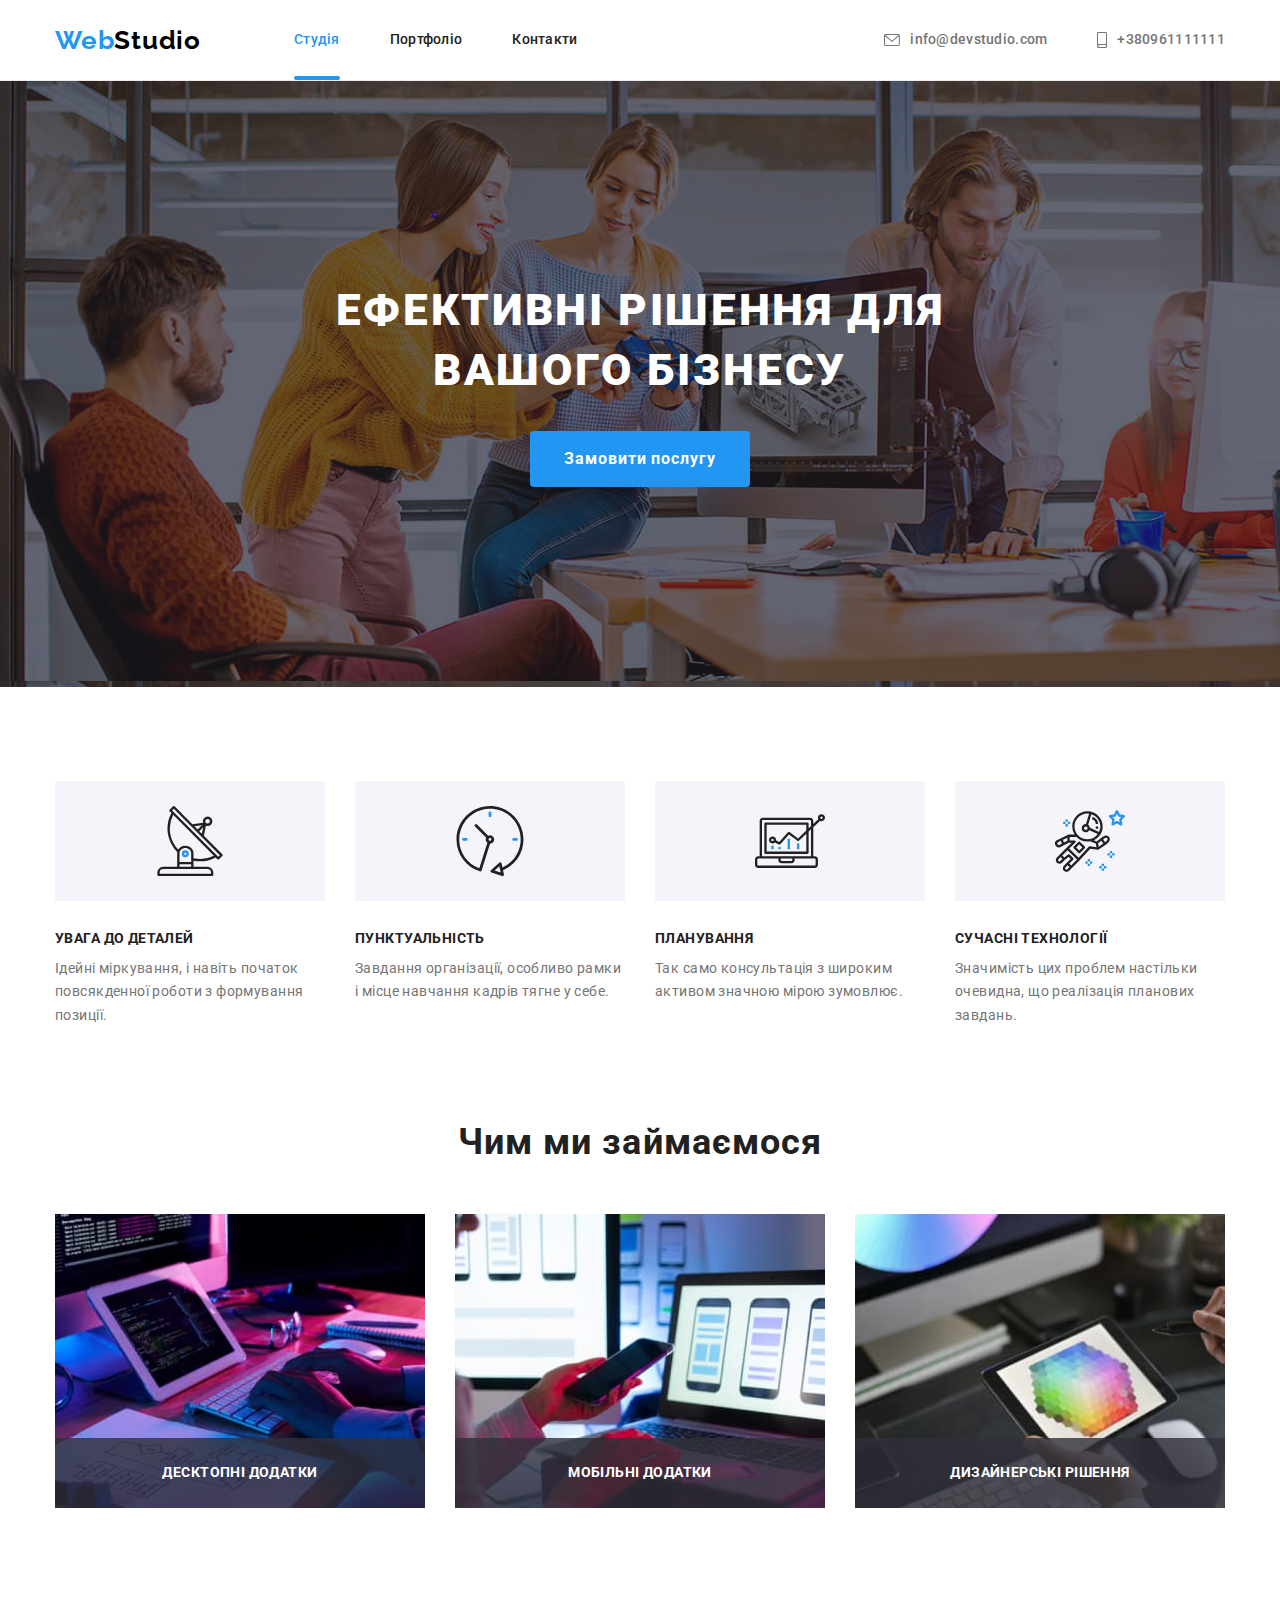
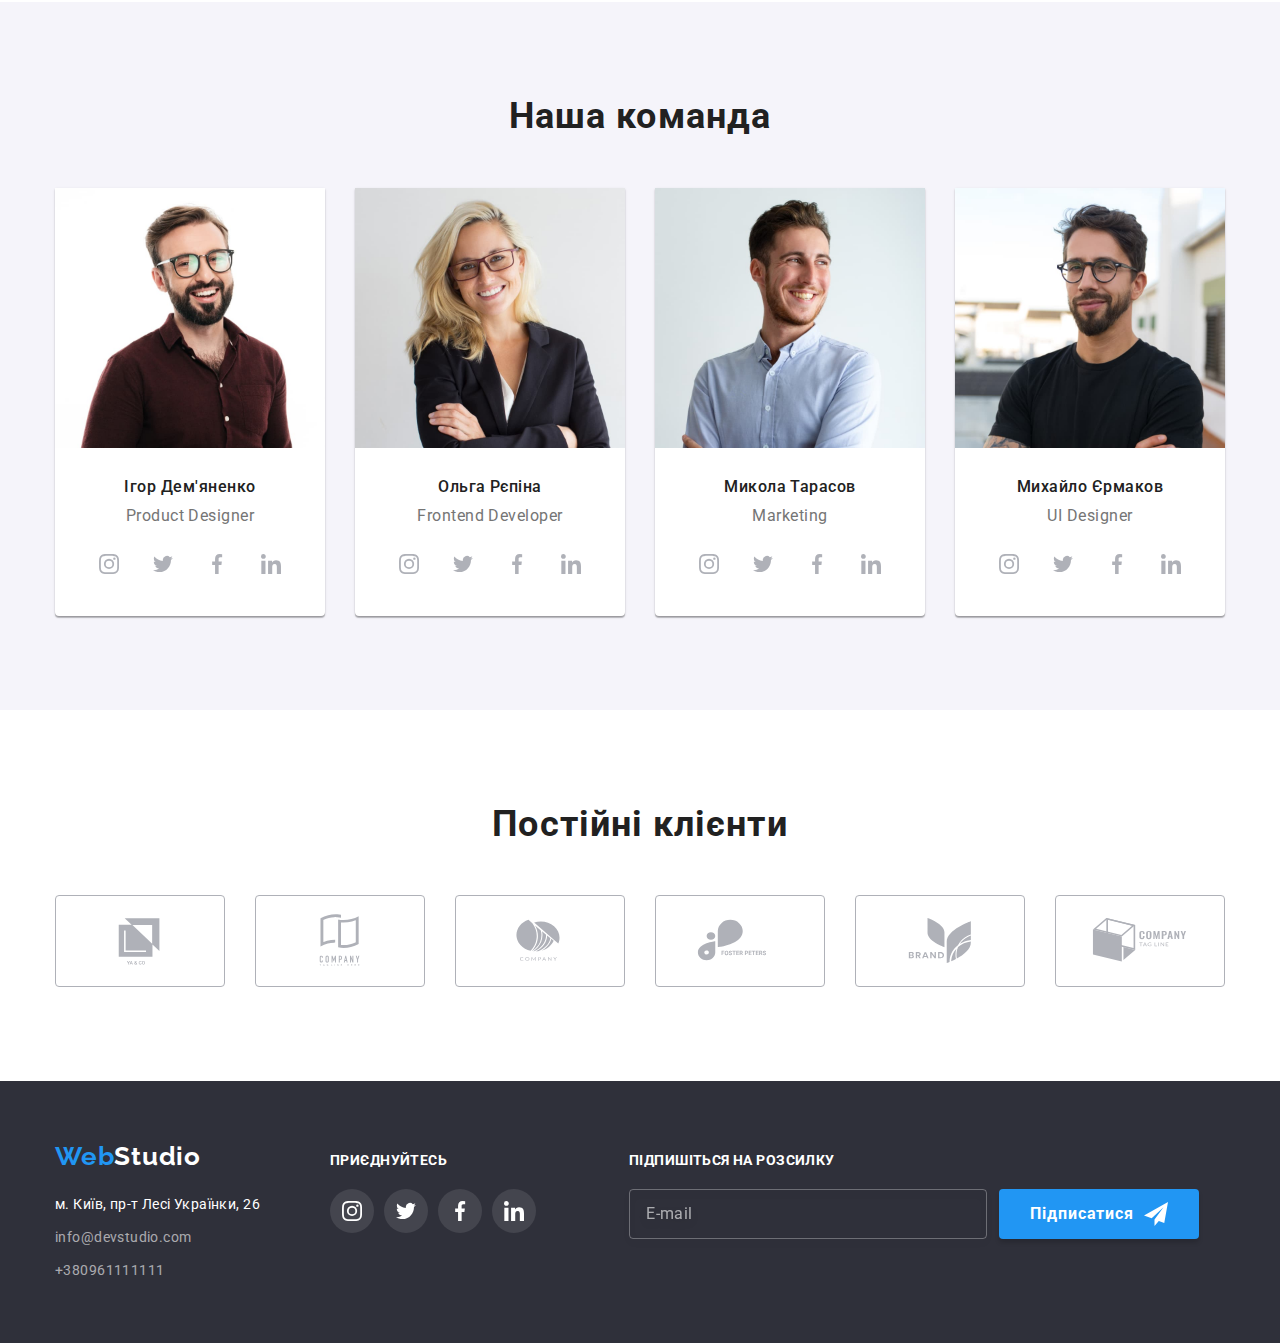
<file: index.html>
<!DOCTYPE html>
<html lang="uk">
<head>
    <meta charset="UTF-8">
    <meta http-equiv="X-UA-Compatible" content="IE=edge">
    <meta name="viewport" content="width=device-width, initial-scale=1.0">
    <title>Document</title>
    <link rel="preconnect" href="https://fonts.googleapis.com">
    <link rel="preconnect" href="https://fonts.gstatic.com" crossorigin>
    <link href="https://fonts.googleapis.com/css2?family=Raleway:wght@700&family=Roboto:wght@400;500;700;900&display=swap"
        rel="stylesheet">
    <link rel="stylesheet" href="https://cdnjs.cloudflare.com/ajax/libs/modern-normalize/1.1.0/modern-normalize.min.css">
    <link rel="stylesheet" href="./css/main.min.css">
    <link rel="stylesheet" href="./css/styles.css">
</head>
<body>
    <!-- верхня лінія -->
    <header class="header">
        <div class="container header-nav">
            <nav class="nav">
                <a class="logo" href="./index.html">Web<span class="partlogo">Studio</span></a>
                <ul class="site-nav list">
                    <li class="item"><a href="./index.html" class="link current">Студія</a></li>
                    <li class="item"><a href="./portfolio.html" class="link">Портфоліо</a></li>
                    <li class="item"><a href="" class="link">Контакти</a></li>
                </ul>
            </nav>
            <ul class="contact-nav list">
                <li class="item">
                    <a href="mailto:info@devstudio.com" class="link">
                        <svg class="letter" width="16" height="12">
                            <use href="./images/sprite.svg#envelope"></use>
                        </svg>
                        info@devstudio.com</a>
                </li>
                <li class="item">
                    <a href="tel:+380961111111" class="link">
                        <svg class="phone" width="10" height="16">
                            <use href="./images/sprite.svg#smartphone"></use>
                        </svg>
                        +380961111111</a>
                </li>
            </ul>
        </div>
    </header>

    <main>
            <!-- hero  -->
            <section class="hero">
                <div class="container">
                    <h1 class="hero__title">Ефективні рішення для вашого бізнесу</h1>
                    <button type="button" class="button" data-modal-open>Замовити послугу</button>
                </div>
            </section>
            
            <!-- features -->
            <section class="section no-padding">
                <div class="container">
                    <h2 class="section__title hide">Особливості</h2>
                    <ul class="features list">
                        <li class="features__item">
                            <div class="features__icon">
                                <svg width="70" height="70">
                                    <use href="./images/sprite.svg#antenna"></use>
                                </svg>
                            </div>
                            <h3 class="title">УВАГА ДО ДЕТАЛЕЙ</h3>
                            <p class="text">Ідейні міркування, і навіть початок повсякденної роботи з формування позиції.</p>
                        </li>
                        <li class="features__item">
                            <div class="features__icon">
                                <svg width="70" height="70">
                                    <use href="./images/sprite.svg#clock"></use>
                                </svg>
                            </div>
                            <h3 class="title">ПУНКТУАЛЬНІСТЬ</h3>
                            <p class="text">Завдання організації, особливо рамки і місце навчання кадрів тягне у себе.</p>
                        </li>
                        <li class="features__item">
                            <div class="features__icon">
                                <svg width="70" height="70">
                                    <use href="./images/sprite.svg#diagram"></use>
                                </svg>
                            </div>
                            <h3 class="title">ПЛАНУВАННЯ</h3>
                            <p class="text">Так само консультація з широким активом значною мірою зумовлює.</p>
                        </li>
                        <li class="features__item">
                            <div class="features__icon">
                                <svg width="70" height="70">
                                    <use href="./images/sprite.svg#astronaut"></use>
                                </svg>
                            </div>
                            <h3 class="title">СУЧАСНІ ТЕХНОЛОГІЇ</h3>
                            <p class="text">Значимість цих проблем настільки очевидна, що реалізація планових завдань.</p>
                        </li>
                    </ul>
                </div>
            </section>
            
            <!-- describe -->
            <section class="section">
                <div class="container">
                    <h2 class="section__title">Чим ми займаємося</h2>
                    <ul class="describe list">
                        <li class="describe__item">
                            <div class="describe__thumb">
                                <img class="image" src="./images/photo1.jpeg" alt="верстання вебсторінки" width="370">
                                <p class="describe__text">Десктопні додатки</p>
                            </div>
                        </li>
                        <li class="describe__item">
                            <div class="describe__thumb">
                                <img class="image" src="./images/photo2.jpeg" alt="створення дизайну сайта" width="370">
                                <p class="describe__text">Мобільні додатки</p>
                            </div>
                        </li>
                        <li class="describe__item">
                            <div class="describe__thumb">
                                <img class="image" src="./images/photo3.jpeg" alt="створення графіки" width="370">
                                <p class="describe__text">Дизайнерські рішення</p>
                           </div>
                        </li>
                    </ul>
                </div>
            </section>
            
            <!-- наша команда -->
            <section class="section team">
                <div class="container">
                    <h2 class="section__title">Наша команда</h2>
                    <ul class="team-list list">
                        <li class="team-card">
                            <img src="./images/photo4.jpeg" alt="член команди - Ігор" width="270">
                            <div class="team-info">
                                <h3 class="title">Ігор Дем'яненко</h3>
                                <p class="text">Product Designer</p>
                                <ul class="social-list list">
                                    <li class="social-item"> 
                                        <a class="social-link" href="">
                                            <svg class="social-image">
                                                <use href="./images/sprite.svg#instagram"></use>
                                            </svg>
                                        </a>
                                    </li>
                                    <li class="social-item">
                                        <a class="social-link" href="">
                                            <svg class="social-image">
                                                <use href="./images/sprite.svg#twitter"></use>
                                            </svg>
                                        </a>
                                    </li>
                                    <li class="social-item">
                                        <a class="social-link" href="">
                                            <svg class="social-image">
                                                <use href="./images/sprite.svg#facebook"></use>
                                            </svg>
                                        </a>
                                    </li>
                                    <li class="social-item">
                                        <a class="social-link" href="">
                                            <svg class="social-image">
                                                <use href="./images/sprite.svg#linkedin"></use>
                                            </svg>
                                        </a>
                                    </li>
                                </ul>
                            </div>
                        </li>
                        <li class="team-card">
                            <img src="./images/photo5.jpeg" alt="член команди - Ольга" width="270">
                            <div class="team-info">
                                <h3 class="title">Ольга Рєпіна</h3>
                                <p class="text">Frontend Developer</p>
                                <ul class="social-list list">
                                    <li class="social-item">
                                        <a class="social-link" href="">
                                            <svg class="social-image">
                                                <use href="./images/sprite.svg#instagram"></use>
                                            </svg>
                                        </a>
                                    </li>
                                    <li class="social-item">
                                        <a class="social-link" href="">
                                            <svg class="social-image">
                                                <use href="./images/sprite.svg#twitter"></use>
                                            </svg>
                                        </a>
                                    </li>
                                    <li class="social-item">
                                        <a class="social-link" href="">
                                            <svg class="social-image">
                                                <use href="./images/sprite.svg#facebook"></use>
                                            </svg>
                                        </a>
                                    </li>
                                    <li class="social-item">
                                        <a class="social-link" href="">
                                            <svg class="social-image">
                                                <use href="./images/sprite.svg#linkedin"></use>
                                            </svg>
                                        </a>
                                    </li>
                                </ul>
                            </div>
                        </li>
                        <li class="team-card">
                            <img src="./images/photo6.jpeg" alt="член команди - Микола" width="270">
                            <div class="team-info">
                                <h3 class="title">Микола Тарасов</h3>
                                <p class="text">Marketing</p>
                                <ul class="social-list list">
                                    <li class="social-item">
                                        <a class="social-link" href="">
                                            <svg class="social-image">
                                                <use href="./images/sprite.svg#instagram"></use>
                                            </svg>
                                        </a>
                                    </li>
                                    <li class="social-item">
                                        <a class="social-link" href="">
                                            <svg class="social-image">
                                                <use href="./images/sprite.svg#twitter"></use>
                                            </svg>
                                        </a>
                                    </li>
                                    <li class="social-item">
                                        <a class="social-link" href="">
                                            <svg class="social-image">
                                                <use href="./images/sprite.svg#facebook"></use>
                                            </svg>
                                        </a>
                                    </li>
                                    <li class="social-item">
                                        <a class="social-link" href="">
                                            <svg class="social-image">
                                                <use href="./images/sprite.svg#linkedin"></use>
                                            </svg>
                                        </a>
                                    </li>
                                </ul>
                            </div>
                        </li>
                        <li class="team-card">
                            <img src="./images/photo7.jpeg" alt="член команди - Михайло" width="270">
                            <div class="team-info">
                                <h3 class="title">Михайло Єрмаков</h3>
                                <p class="text">UI Designer</p>
                                <ul class="social-list list">
                                    <li class="social-item">
                                        <a class="social-link" href="">
                                            <svg class="social-image">
                                                <use href="./images/sprite.svg#instagram"></use>
                                            </svg>
                                        </a>
                                    </li>
                                    <li class="social-item">
                                        <a class="social-link" href="">
                                            <svg class="social-image">
                                                <use href="./images/sprite.svg#twitter"></use>
                                            </svg>
                                        </a>
                                    </li>
                                    <li class="social-item">
                                        <a class="social-link" href="">
                                            <svg class="social-image">
                                                <use href="./images/sprite.svg#facebook"></use>
                                            </svg>
                                        </a>
                                    </li>
                                    <li class="social-item">
                                        <a class="social-link" href="">
                                            <svg class="social-image">
                                                <use href="./images/sprite.svg#linkedin"></use>
                                            </svg>
                                        </a>
                                    </li>
                                </ul>
                            </div>
                        </li>
                    </ul>
                </div>
            </section>

            <!-- клієнти -->
            <section class="section">
                <div class="container">
                    <h2 class="section__title">Постійні клієнти</h2>
                    <ul class="clients list">
                        <li class="clients-item">
                            <a class="clients-link" href="">
                                <svg class="clients-image" width="106" height="60" >
                                    <use href="./images/sprite.svg#Logo-1" ></use>
                                </svg>
                            </a>
                        </li>
                        <li class="clients-item">
                            <a class="clients-link" href="">
                                <svg class="clients-image" width="106" height="60">
                                    <use href="./images/sprite.svg#Logo-2"></use>
                                </svg>
                            </a>
                        </li>
                        <li class="clients-item">
                            <a class="clients-link" href="">
                                <svg class="clients-image" width="106" height="60">
                                    <use href="./images/sprite.svg#Logo-3"></use>
                                </svg>
                            </a>
                        </li>
                        <li class="clients-item">
                            <a class="clients-link" href="">
                                <svg class="clients-image" width="106" height="60">
                                    <use href="./images/sprite.svg#Logo-4"></use>
                                </svg>
                            </a>
                        </li>
                        <li class="clients-item">
                            <a class="clients-link" href="">
                                <svg class="clients-image" width="106" height="60">
                                    <use href="./images/sprite.svg#Logo-5"></use>
                                </svg>
                            </a>
                        </li>
                        <li class="clients-item">
                            <a class="clients-link" href="">
                                <svg class="clients-image" width="106" height="60">
                                    <use href="./images/sprite.svg#Logo-6"></use>
                                </svg>
                            </a>
                        </li>
                    </ul>
                </div>
            </section>
    </main>

    <footer class="footer">
        <div class="container bottom">
            <div class="column-address">
                <a href="./index.html" class="logo">Web<span class="footer-logo">Studio</span></a>
                <address>
                    <ul class="contact-footer list">
                        <li class="footer-item"><a
                                href="https://www.google.com/maps/place/Lesi+Ukrainky+Blvd,+26,+Kyiv,+Ukraine,+02000/@50.4265807,30.5383858,17z/data=!3m1!4b1!4m5!3m4!1s0x40d4cf0e033ecbe9:0x57a4dffefec77da0!8m2!3d50.4265807!4d30.5383858"
                                target="_blank" rel="noopener noreferrer" class="link address">м. Київ, пр-т Лесі Українки, 26</a></li>
                        <li class="footer-item"><a href="mailto:info@devstudio.com" class="link">info@devstudio.com</a></li>
                        <li class="footer-item"><a href="tel:+380961111111" class="link">+380961111111</a></li>
                    </ul>
                </address>
            </div>
            <div class="column-social">
                <h2 class="title-footer">приєднуйтесь</h2>
                    <ul class="social-list list">
                        <li class="social-item">
                            <a class="social-link-footer" href="">
                                <svg class="social-image-footer">
                                    <use href="./images/sprite.svg#instagram"></use>
                                </svg>
                            </a>
                        </li>
                        <li class="social-item">
                            <a class="social-link-footer" href="">
                                <svg class="social-image-footer">
                                    <use href="./images/sprite.svg#twitter"></use>
                                </svg>
                            </a>
                        </li>
                        <li class="social-item">
                            <a class="social-link-footer" href="">
                                <svg class="social-image-footer">
                                    <use href="./images/sprite.svg#facebook"></use>
                                </svg>
                            </a>
                        </li>
                        <li class="social-item">
                            <a class="social-link-footer" href="">
                                <svg class="social-image-footer">
                                    <use href="./images/sprite.svg#linkedin"></use>
                                </svg>
                            </a>
                        </li>
                    </ul>
            </div>
            <div class="subscription">
                <h2 class="subscription-title">Підпишіться на розсилку</h2>
                <form class="subscription-form" name="subscription-form">
                    <label for="subscription-email"></label>
                    <input id="subscription-email" class="input-subscription" type="email" placeholder="E-mail">
                    <button class="btn-subscription" type="submit">
                        <span class="span-subscription">Підпиcатися</span>
                        <svg width="24" height="24">
                            <use href="./images/sprite.svg#send"></use>
                        </svg>
                    </button>
                </form>
            </div>
        </div>

    </footer>

    <div class="backdrop is-hidden" data-modal>
        <div class="modal">
            <button class="modal-btn" data-modal-close>
                <svg width="11" height="11">
                    <use href="./images/sprite.svg#cross"></use>
                </svg>
            </button>

            <form class="registration-form" name="registration-form">
                <strong class="form-title">Залиште свої дані, ми вам передзвонимо</strong>
                <div class="form-group class=" role="group">
                    <label class="form-field">
                        <span class="form-label">Ім'я</span>
                        <input class="form-input" type="text" name="user-name" required>
                        <svg class="form-icon" width="18" height="18">
                            <use href="./images/sprite.svg#person-black-18dp"></use>
                        </svg>
                    </label>
                    <label class="form-field">
                            <span class="form-label">Телефон</span>
                            <input class="form-input" type="tel" name="user-phone" required>
                            <svg class="form-icon" width="18" height="18">
                                <use href="./images/sprite.svg#phone-black-18dp"></use>
                            </svg>
                    </label>
                    <label class="form-field">
                            <span class="form-label">Пошта</span>
                            <input class="form-input" type="email" name="user-email" required>
                            <svg class="form-icon" width="18" height="18">
                                <use href="./images/sprite.svg#email-black-18dp"></use>
                            </svg>
                    </label>
                    <label class="form-field">
                        <span class="form-label">Коментар</span>
                        <textarea class="form-comment" name="form-comment" rows="5" placeholder="Введіть текст"></textarea>
                    </label>
                </div>

                <label class="form-confirm">
                    <input class="form-checkbox" type="checkbox">
                    <svg class="check-icon" width="16" height="16">
                        <use class="icon-unchecked" href="./images/sprite.svg#uncheck"></use>
                        <use class="icon-checked" href="./images/sprite.svg#check"></use>
                    </svg>
                    <span class="confirm-text">Погоджуюся з розсилкою та приймаю 
                        <a class="confirm-link" href="">Умови договору</a>
                    </span>
                </label>
                <button class="form-button" type="submit">Відправити</button>
            </form>
        </div>
    </div>

    <!-- scripts -->

    <script src="./js/modal.js"></script>

</body>
</html>
</file>
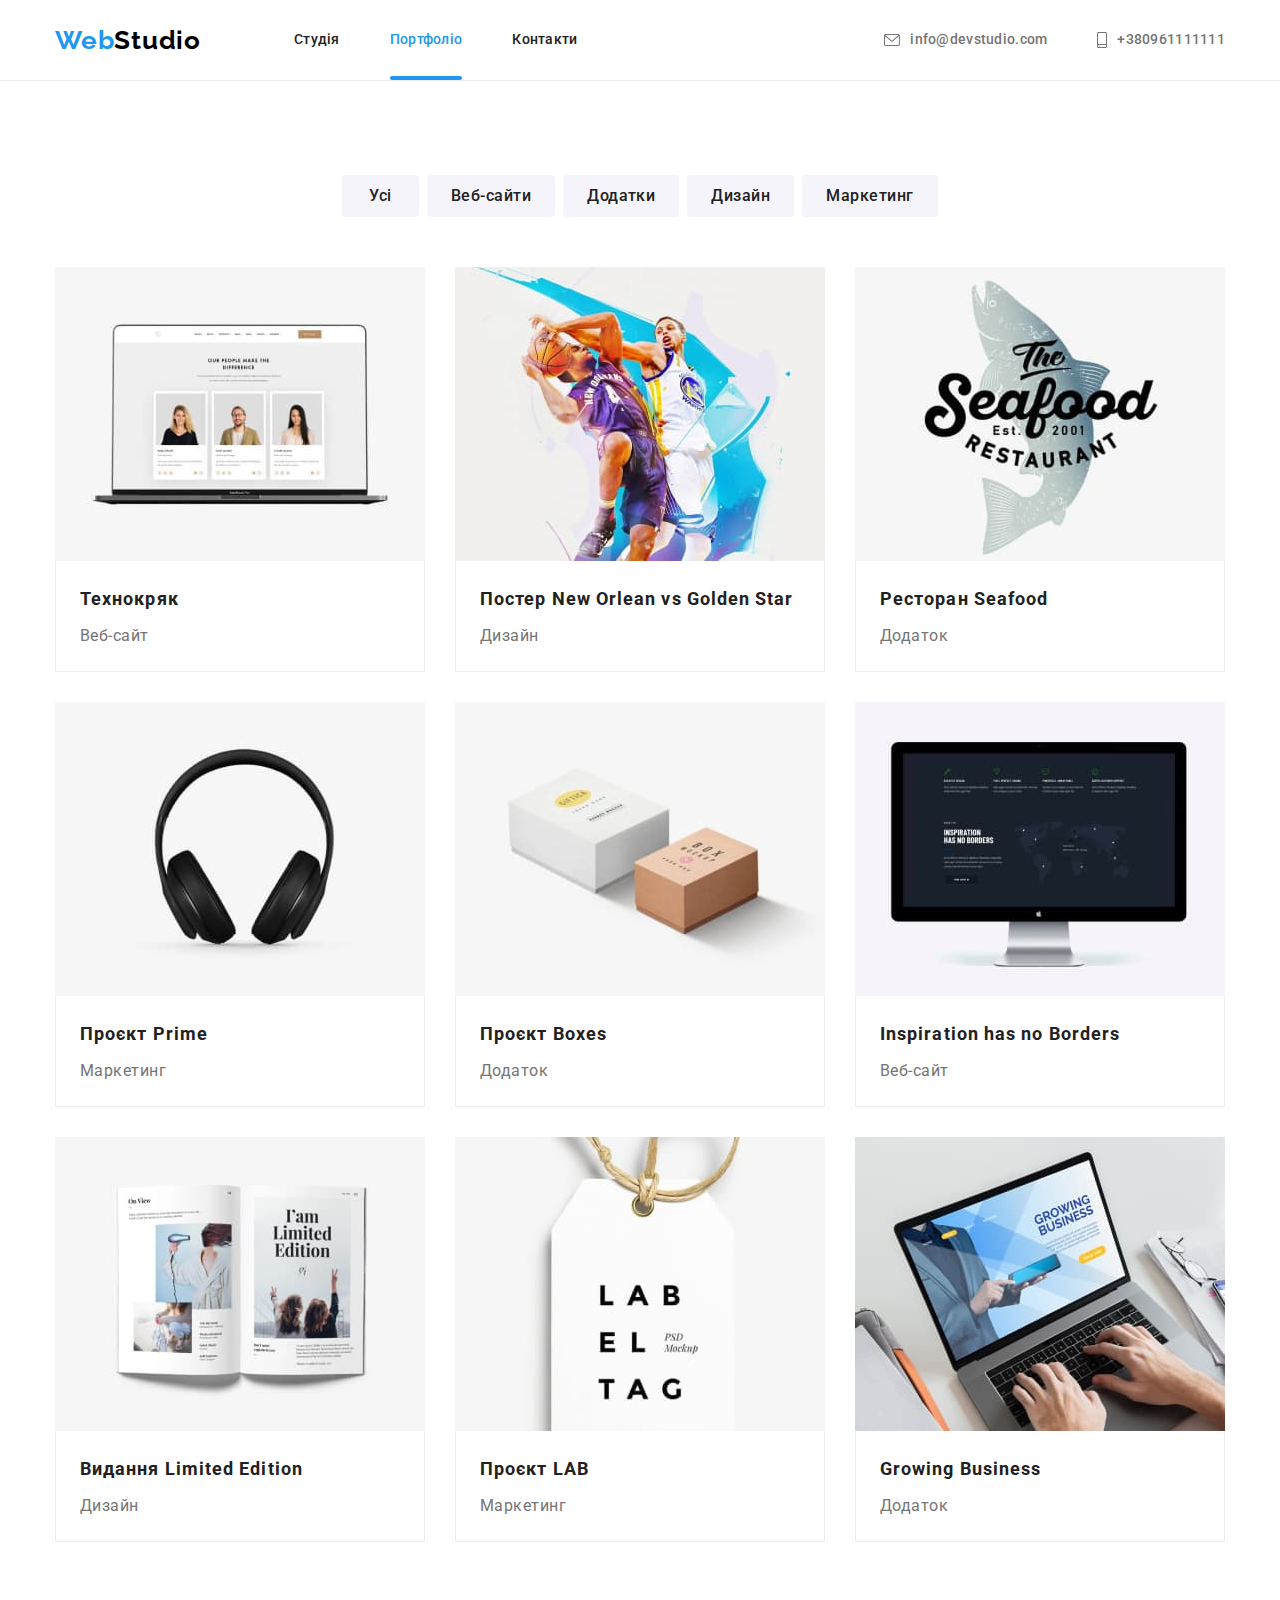
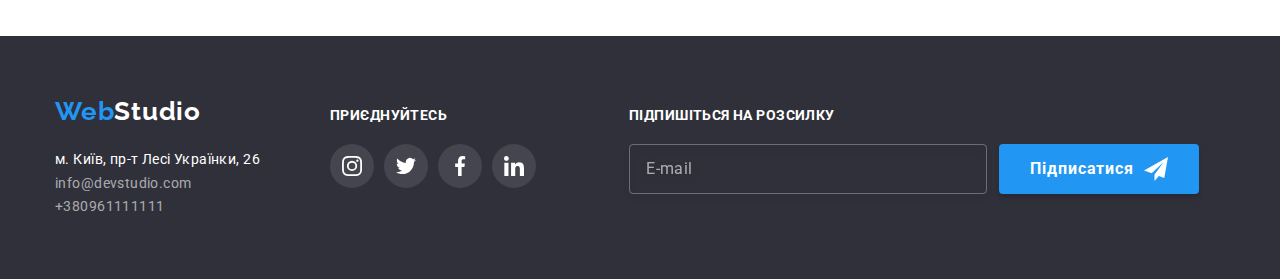
<file: portfolio.html>
<!DOCTYPE html>
<html lang="uk">
<head>
    <meta charset="UTF-8">
    <meta http-equiv="X-UA-Compatible" content="IE=edge">
    <meta name="viewport" content="width=device-width, initial-scale=1.0">
    <title>Document</title>
    <link rel="preconnect" href="https://fonts.googleapis.com">
    <link rel="preconnect" href="https://fonts.gstatic.com" crossorigin>
    <link href="https://fonts.googleapis.com/css2?family=Raleway:wght@700&family=Roboto:wght@400;500;700;900&display=swap"
        rel="stylesheet">
    <link rel="stylesheet" href="https://cdnjs.cloudflare.com/ajax/libs/modern-normalize/1.1.0/modern-normalize.min.css">
    <link rel="stylesheet" href="./css/main.min.css">
    <link rel="stylesheet" href="./css/styles.css">
</head>
<body>
    <!-- верхня лінія -->
    <header class="header">
        <div class="container header-nav">
            <nav class="nav">
                <a class="logo" href="./index.html">Web<span class="partlogo">Studio</span></a>
                <ul class="site-nav list">
                    <li class="item"><a href="./index.html" class="link">Студія</a></li>
                    <li class="item"><a href="./portfolio.html" class="link current">Портфоліо</a></li>
                    <li class="item"><a href="" class="link">Контакти</a></li>
                </ul>
            </nav>
            <ul class="contact-nav list">
                <li class="item">
                    <a href="mailto:info@devstudio.com" class="link">
                        <svg class="letter" width="16" height="12">
                            <use href="./images/sprite.svg#envelope"></use>
                        </svg>
                        info@devstudio.com</a>
                </li>
                <li class="item">
                    <a href="tel:+380961111111" class="link">
                        <svg class="phone" width="10" height="16">
                            <use href="./images/sprite.svg#smartphone"></use>
                        </svg>
                        +380961111111</a>
                </li>
            </ul>
        </div>
    </header>

    <main>
        <section class="filters section">
            <div class="container">
                <ul class="list-filter list">
                    <li class="filter-item">
                        <button class="button different" type="button">Усі</button>
                    </li>
                    <li class="filter-item">
                        <button class="button secondary" type="button">Веб-сайти</button>
                    </li>
                    <li class="filter-item">
                        <button class="button secondary" type="button">Додатки</button>
                    </li>
                    <li class="filter-item">
                        <button class="button secondary" type="button">Дизайн</button>
                    </li>
                    <li class="filter-item">
                        <button class="button secondary" type="button">Маркетинг</button>
                    </li>
                </ul>
                
                <ul class="list-portfolio list">
                    <li class="element">
                        <a href="" class="link">
                            <div class="card-thumb">
                                <img class="image" src="./images/photo8.jpeg" alt="ноутбук з веб-сайтом на екрані" width="370">
                                <div class="overlay">
                                    <p class="card-info">Ресурс пропонує комплексні пропозиції з різним рівнем функціоналу та сервісів. Все це дозволить
                                        відвідувачу отримати вичерпні відомості про компанію чи приватну особу.</p>
                                </div>
                            </div>
                            <div class="filters-info">
                                <h2 class="title">Технокряк</h2>
                                <p class="text">Веб-сайт</p>
                            </div>
                        </a>
                    </li>
                    <li class="element">
                        <a href="" class="link">
                            <div class="card-thumb">
                                <img class="image" src="./images/photo9.jpeg" alt="гра в волейбол" width="370">
                                <div class="overlay">
                                    <p class="card-info">Ресурс пропонує комплексні пропозиції з різним рівнем функціоналу та сервісів. Все це дозволить
                                        відвідувачу отримати
                                        вичерпні відомості про компанію чи приватну особу.</p>
                                </div>
                            </div>
                            <div class="filters-info">
                                <h2 class="title">Постер New Orlean vs Golden Star</h2>
                                <p class="text">Дизайн</p>
                            </div>
                        </a>
                    </li>
                    <li class="element">
                        <a href="" class="link">
                            <div class="card-thumb">
                                <img class="image" src="./images/photo10.jpeg" alt="логотип ресторану" width="370">
                                <div class="overlay">
                                    <p class="card-info">Ресурс пропонує комплексні пропозиції з різним рівнем функціоналу та сервісів. Все це дозволить
                                        відвідувачу отримати вичерпні відомості про компанію чи приватну особу.</p>
                                </div>
                            </div>
                            <div class="filters-info">
                                <h2 class="title">Ресторан Seafood</h2>
                                <p class="text">Додаток</p>
                            </div>
                        </a>
                    </li>
                    <li class="element">
                        <a href="" class="link">
                            <div class="card-thumb">
                                <img class="image" src="./images/photo11.jpeg" alt="навушники" width="370">
                                <div class="overlay">
                                    <p class="card-info">Ресурс пропонує комплексні пропозиції з різним рівнем функціоналу та сервісів. Все це дозволить
                                        відвідувачу отримати вичерпні відомості про компанію чи приватну особу.</p>
                                </div>
                            </div>
                            <div class="filters-info">
                                <h2 class="title">Проєкт Prime</h2>
                                <p class="text">Маркетинг</p>
                            </div>
                        </a>
                    </li>
                    <li class="element">
                        <a href="" class="link">
                            <div class="card-thumb">
                                <img class="image" src="./images/photo12.jpeg" alt="коробки" width="370">
                                <div class="overlay">
                                    <p class="card-info">Ресурс пропонує комплексні пропозиції з різним рівнем функціоналу та сервісів. Все це дозволить
                                        відвідувачу отримати вичерпні відомості про компанію чи приватну особу.</p>
                                </div>
                            </div>
                            <div class="filters-info">
                                <h2 class="title">Проєкт Boxes</h2>
                                <p class="text">Додаток</p>
                            </div>
                        </a>
                    </li>
                    <li class="element">
                        <a href="" class="link">
                            <div class="card-thumb">
                                <img class="image" src="./images/photo13.jpeg" alt="монітор із веб-сайтом на екрані" width="370">
                                <div class="overlay">
                                    <p class="card-info">Ресурс пропонує комплексні пропозиції з різним рівнем функціоналу та сервісів. Все це дозволить
                                        відвідувачу отримати вичерпні відомості про компанію чи приватну особу.</p>
                                </div>
                            </div>
                            <div class="filters-info">
                                <h2 class="title">Inspiration has no Borders</h2>
                                <p class="text">Веб-сайт</p>
                            </div>
                        </a>
                    </li>
                    <li class="element">
                        <a href="" class="link">
                            <div class="card-thumb">
                                <img class="image" src="./images/photo14.jpeg" alt="журнал" width="370">
                                <div class="overlay">
                                    <p class="card-info">Ресурс пропонує комплексні пропозиції з різним рівнем функціоналу та сервісів. Все це дозволить
                                        відвідувачу отримати вичерпні відомості про компанію чи приватну особу.</p>
                                </div>
                            </div>
                            <div class="filters-info">
                                <h2 class="title">Видання Limited Edition</h2>
                                <p class="text">Дизайн</p>
                            </div>
                        </a>
                    </li>
                    <li class="element">
                        <a href="" class="link">
                            <div class="card-thumb">
                                <img class="image" src="./images/photo15.jpeg" alt="листівка" width="370">
                                <div class="overlay">
                                    <p class="card-info">Ресурс пропонує комплексні пропозиції з різним рівнем функціоналу та сервісів. Все це дозволить
                                        відвідувачу отримати вичерпні відомості про компанію чи приватну особу.</p>
                                </div>
                            </div>
                            <div class="filters-info">
                                <h2 class="title">Проєкт LAB</h2>
                                <p class="text">Маркетинг</p>
                            </div>
                        </a>
                    </li>
                    <li class="element">
                        <a href="" class="link">
                            <div class="card-thumb">
                                <img class="image" src="./images/photo16.jpeg" alt="ноутбук з додатком на екрані" width="370">
                                <div class="overlay">
                                    <p class="card-info">Ресурс пропонує комплексні пропозиції з різним рівнем функціоналу та сервісів. Все це дозволить
                                        відвідувачу отримати вичерпні відомості про компанію чи приватну особу.</p>
                                </div>
                            </div>
                            <div class="filters-info">
                                <h2 class="title">Growing Business</h2>
                                <p class="text">Додаток</p>
                            </div>
                        </a>
                    </li>
                </ul>
            </div>
        </section>
    </main>

    <footer class="footer">
        <div class="container bottom">
            <div class="column-address">
                <a href="./index.html" class="logo">Web<span class="footer-logo">Studio</span></a>
                <address>
                    <ul class="contact-footer list">
                        <li class="footer-li"><a
                                href="https://www.google.com/maps/place/Lesi+Ukrainky+Blvd,+26,+Kyiv,+Ukraine,+02000/@50.4265807,30.5383858,17z/data=!3m1!4b1!4m5!3m4!1s0x40d4cf0e033ecbe9:0x57a4dffefec77da0!8m2!3d50.4265807!4d30.5383858"
                                target="_blank" rel="noopener noreferrer" class="link address">м. Київ, пр-т Лесі Українки,
                                26</a></li>
                        <li class="footer-li"><a href="mailto:info@devstudio.com" class="link">info@devstudio.com</a></li>
                        <li class="footer-li"><a href="tel:+380961111111" class="link">+380961111111</a></li>
                    </ul>
                </address>
            </div>
            <div class="column-social">
                <h2 class="title-footer">приєднуйтесь</h2>
                <ul class="social-list list">
                    <li class="social-item">
                        <a class="social-link-footer" href="">
                            <svg class="social-image-footer">
                                <use href="./images/sprite.svg#instagram"></use>
                            </svg>
                        </a>
                    </li>
                    <li class="social-item">
                        <a class="social-link-footer" href="">
                            <svg class="social-image-footer">
                                <use href="./images/sprite.svg#twitter"></use>
                            </svg>
                        </a>
                    </li>
                    <li class="social-item">
                        <a class="social-link-footer" href="">
                            <svg class="social-image-footer">
                                <use href="./images/sprite.svg#facebook"></use>
                            </svg>
                        </a>
                    </li>
                    <li class="social-item">
                        <a class="social-link-footer" href="">
                            <svg class="social-image-footer">
                                <use href="./images/sprite.svg#linkedin"></use>
                            </svg>
                        </a>
                    </li>
                </ul>
            </div>
            <div class="subscription">
                <h2 class="subscription-title">Підпишіться на розсилку</h2>
                <form class="subscription-form" name="subscription-form">
                    <label for="subscription-email"></label>
                    <input id="subscription-email" class="input-subscription" type="email" placeholder="E-mail">
                    <button class="btn-subscription" type="submit">
                        <span class="span-subscription">Підпиcатися</span>
                        <svg width="24" height="24">
                            <use href="./images/sprite.svg#send"></use>
                        </svg>
                    </button>
                </form>
            </div>
        </div>
    
    </footer>
    
</body>
</html>
</file>
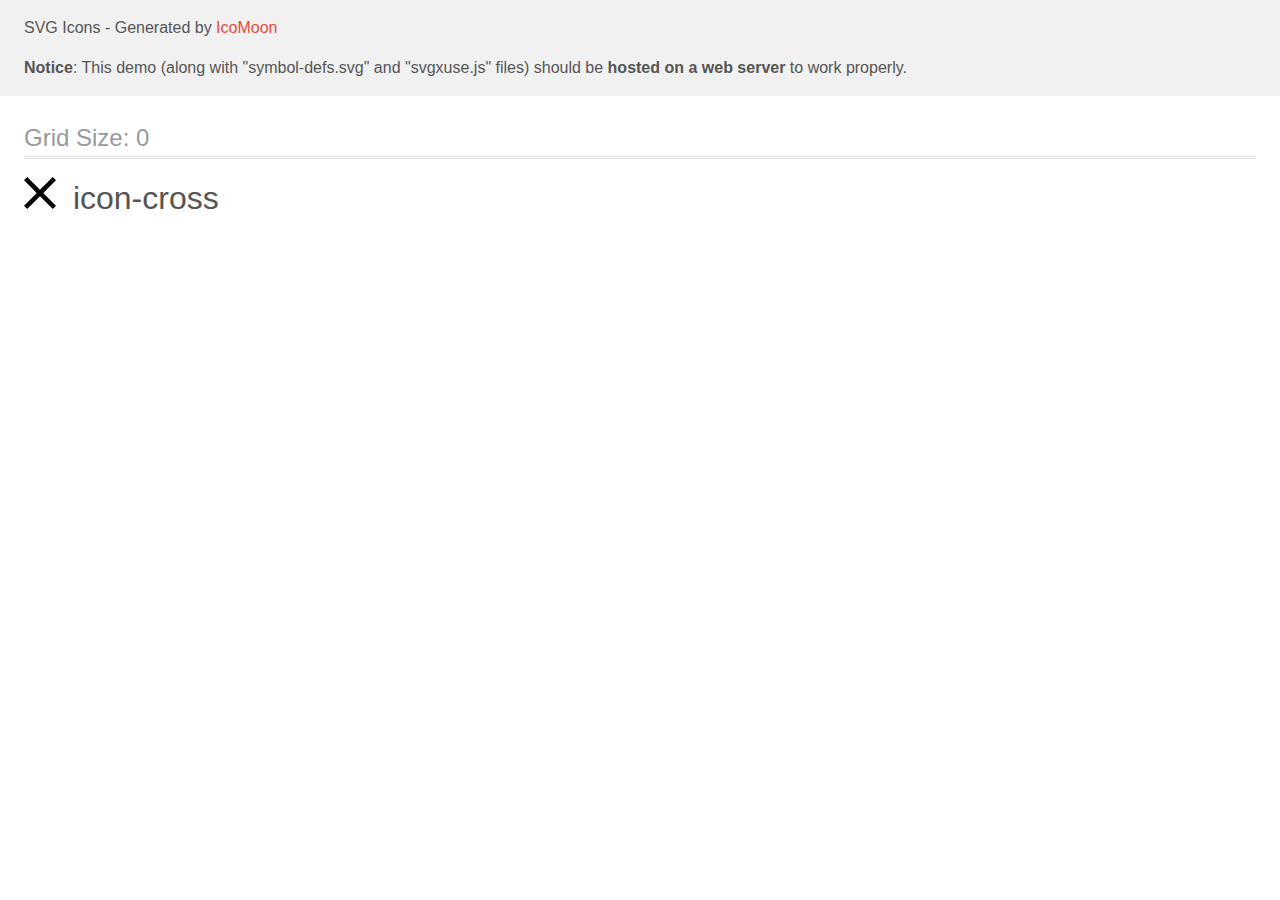
<file: images/Модалка/icomoon (3)/demo-external-svg.html>
<!doctype html>
<html>
<head>
    <title>IcoMoon - SVG Icons</title>
    <meta charset="utf-8">
    <meta name="viewport" content="width=device-width, initial-scale=1">
    <link rel="stylesheet" href="demo-files/demo.css">
    <link rel="stylesheet" href="style.css">
</head>
<body>
<header class="bgc1 clearfix">
<div class="mhl">
    <p>SVG Icons - Generated by <a href="https://icomoon.io/app">IcoMoon</a></p><p><strong>Notice</strong>: This demo (along with "symbol-defs.svg" and "svgxuse.js" files) should be <b>hosted on a web server</b> to work properly.</p>
</div>
</header>
    <div class="clearfix mhl ptl">
        <h1 class="mvm mtn fgc1">Grid Size: 0</h1>
        <div class="glyph fs1">
            <div class="clearfix pbs">
                <svg class="icon-cross"><use xlink:href="symbol-defs.svg#icon-cross"></use></svg><span class="name"> icon-cross</span>
            </div>
        </div>
  </div>
<script defer src="svgxuse.js"></script>
</body>
</html>
</file>
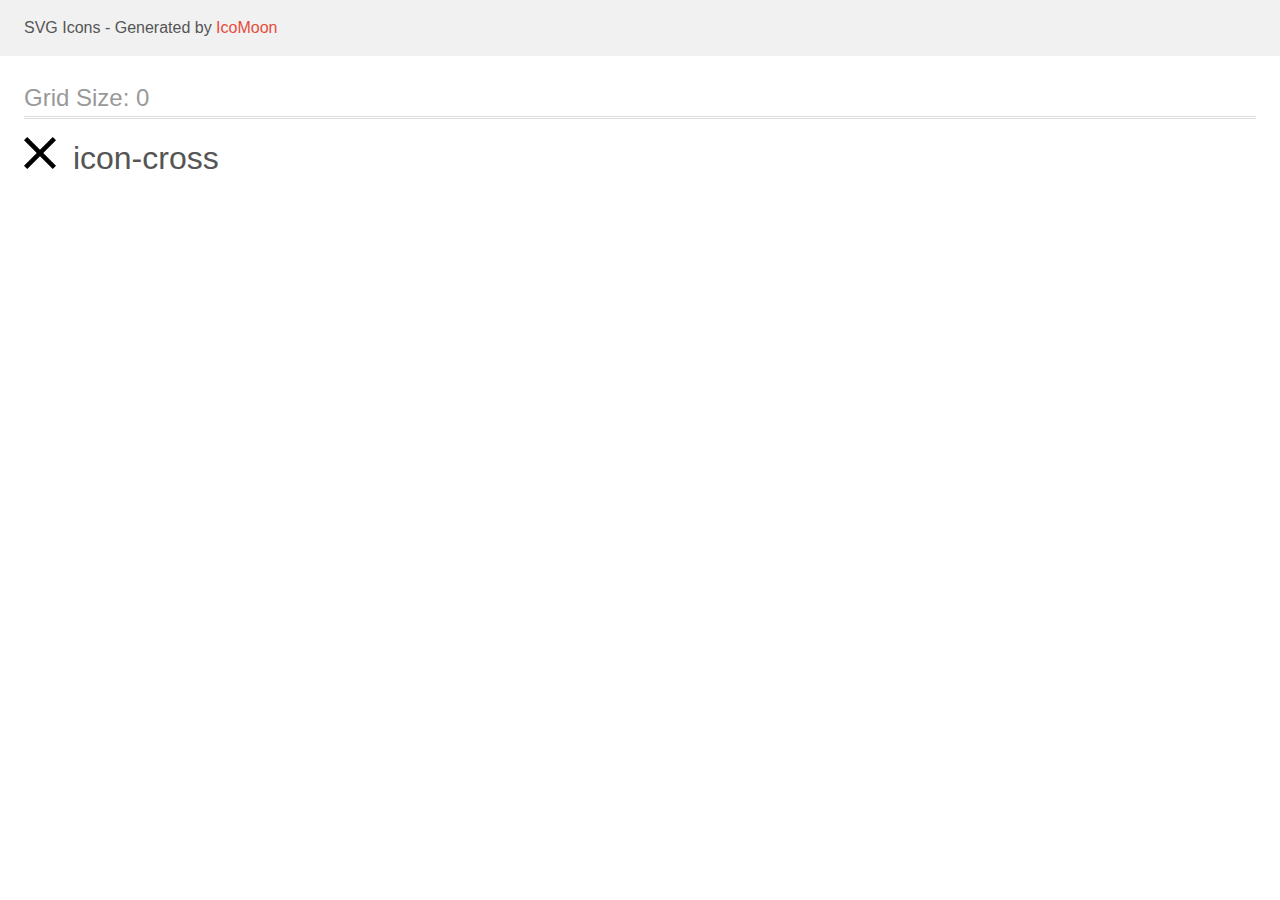
<file: images/Модалка/icomoon (3)/demo.html>
<!doctype html>
<html>
<head>
    <title>IcoMoon - SVG Icons</title>
    <meta charset="utf-8">
    <meta name="viewport" content="width=device-width, initial-scale=1">
    <link rel="stylesheet" href="demo-files/demo.css">
    <link rel="stylesheet" href="style.css">
</head>
<body>
<svg aria-hidden="true" style="position: absolute; width: 0; height: 0; overflow: hidden;" version="1.1" xmlns="http://www.w3.org/2000/svg" xmlns:xlink="http://www.w3.org/1999/xlink">
<defs>
<symbol id="icon-cross" viewBox="0 0 32 32">
<path d="M32 3.223l-3.223-3.223-12.777 12.777-12.777-12.777-3.223 3.223 12.777 12.777-12.777 12.777 3.223 3.223 12.777-12.777 12.777 12.777 3.223-3.223-12.777-12.777 12.777-12.777z"></path>
</symbol>
</defs>
</svg>

<header class="bgc1 clearfix">
<div class="mhl">
    <p>SVG Icons - Generated by <a href="https://icomoon.io/app">IcoMoon</a></p>
</div>
</header>
    <div class="clearfix mhl ptl">
        <h1 class="mvm mtn fgc1">Grid Size: 0</h1>
        <div class="glyph fs1">
            <div class="clearfix pbs">
                <svg class="icon-cross"><use xlink:href="#icon-cross"></use></svg><span class="name"> icon-cross</span>
            </div>
        </div>
  </div>
<script defer src="svgxuse.js"></script>
</body>
</html>
</file>
<file: css/styles.css>

</file>
<file: images/Модалка/icomoon (3)/demo-files/demo.css>
body {
  padding: 0;
  margin: 0;
  font-family: sans-serif;
  font-size: 1em;
  line-height: 1.5;
  color: #555;
  background: #fff;
}
h1 {
  font-size: 1.5em;
  font-weight: normal;
  box-shadow: 0 1px #ddd, 0 2px #fff, 0 3px #ddd;
}
small {
  font-size: .66666667em;
}
a {
  color: #e74c3c;
  text-decoration: none;
}
a:hover, a:focus {
  box-shadow: 0 1px #e74c3c;
}
.bshadow0, input {
  box-shadow: inset 0 -2px #e7e7e7;
}
input:hover {
  box-shadow: inset 0 -2px #ccc;
}
input, fieldset {
  font-size: 1em;
  margin: 0;
  padding: 0;
  border: 0;
}
input {
  color: inherit;
  line-height: 1.5;
  height: 1.5em;
  padding: .25em 0;
}
input:focus {
  outline: none;
  box-shadow: inset 0 -2px #449fdb;
}
.glyph {
  font-size: 16px;
  margin-right: 1.5em;
  float: left;
  width: 17em;
}
svg {
  color: #000;
}
.liga {
  width: 80%;
  width: calc(100% - 2.5em);
}
.talign-right {
  text-align: right;
}
.talign-center {
  text-align: center;
}
.bgc1 {
  background: #f1f1f1;
}
.fgc0 {
  color: #000;
}
.fgc1 {
  color: #999;
}
p {
  margin-top: 1em;
  margin-bottom: 1em;
}
.mvm {
  margin-top: .75em;
  margin-bottom: .75em;
}
.mtn {
  margin-top: 0;
}
.mtl, .mal {
  margin-top: 1.5em;
}
.mbl, .mal {
  margin-bottom: 1.5em;
}
.mal, .mhl {
  margin-left: 1.5em;
  margin-right: 1.5em;
}
.mhmm {
  margin-left: 1em;
  margin-right: 1em;
}
.ptl {
  padding-top: 1.5em;
}
.pbs, .pvs {
  padding-bottom: .25em;
}
.pvs, .pts {
  padding-top: .25em;
}
.unit {
  float: left;
}
.unitRight {
  float: right;
}
.size1of2 {
  width: 50%;
}
.size1of1 {
  width: 100%;
}
.clearfix:before, .clearfix:after {
  content: " ";
  display: table;
}
.clearfix:after {
  clear: both;
}
.hidden-true {
  display: none;
}
.textbox0 {
  width: 3em;
  background: #f1f1f1;
  padding: .25em .5em;
  line-height: 1.5;
  height: 1.5em;
}
.fs0 {
  font-size: 16px;
}
.fs1 {
  font-size: 32px;
}
.name {
  margin-left: .25em;
}
</file>
<file: images/Модалка/icomoon (3)/style.css>
[class^="icon-"], [class*=" icon-"] {
  display: inline-block;
  width: 1em;
  height: 1em;
  stroke-width: 0;
  stroke: currentColor;
  fill: currentColor;
}

/* ==========================================
Single-colored icons can be modified like so:
.icon-name {
  font-size: 32px;
  color: red;
}
========================================== */
</file>
<file: css/main.min.css>
:root{--primary-text-color: #757575;--title-text-color: #212121;--accent-color: #2196F3;--primary-white-color: #FFFFFF;--secondary-color: #F5F4FA;--transparent-white-color: rgba(255, 255, 255, 0.6);--indent: 30px;--items-count: 3;--footer-color: #2F303A;--border: #EEEEEE;--header: #ECECEC;--grey: #AFB1B8;--transparent-grey: rgba(255, 255, 255, 0.1);--anim-slow: 250ms cubic-bezier(0.4, 0, 0.2, 1)}.backdrop.is-hidden{opacity:0;pointer-events:none;visibility:hidden}.hide{position:absolute;width:1px;height:1px;margin:-1px;border:0;padding:0;white-space:nowrap;-webkit-clip-path:inset(100%);clip-path:inset(100%);clip:rect(0 0 0 0);overflow:hidden}.list{padding:0;margin:0;list-style:none}body{color:var(--primary-text-color);font-family:Roboto,sans-serif;font-size:14px;line-height:1.71}.section{padding-top:94px;padding-bottom:94px}.section__title{margin-top:0;margin-bottom:50px;color:var(--title-text-color);font-weight:700;font-size:36px;line-height:1.16;text-align:center;letter-spacing:.03em}img{display:block}h1,h2,h3,h4,h5,h6,p{margin:0}input,textarea{outline:rgba(0,0,0,0)}.container{margin-left:auto;margin-right:auto;width:1200px;padding-left:15px;padding-right:15px}.logo{color:var(--accent-color);font-family:"Raleway",sans-serif;font-weight:700;font-size:26px;line-height:1.19;letter-spacing:.03em;text-decoration:none}.partlogo{color:#000}.footer-logo{color:var(--primary-white-color)}.header-nav{display:-webkit-box;display:-ms-flexbox;display:flex;-webkit-box-align:center;-ms-flex-align:center;align-items:center}.nav{display:-webkit-box;display:-ms-flexbox;display:flex;-webkit-box-align:center;-ms-flex-align:center;align-items:center}.item{display:-webkit-box;display:-ms-flexbox;display:flex}.site-nav{display:-webkit-box;display:-ms-flexbox;display:flex;margin-left:93px;-webkit-box-align:center;-ms-flex-align:center;align-items:center}.site-nav .item{margin-right:50px}.site-nav :last-child{margin-right:0}.site-nav .link{display:block;padding:32px 0;color:var(--title-text-color);font-weight:500;font-size:14px;line-height:1.14;letter-spacing:.02em;text-decoration:none;-webkit-transition:color var(--anim-slow);transition:color var(--anim-slow)}.site-nav .link:hover,.site-nav .link:focus{color:var(--accent-color)}.site-nav .link.current{color:var(--accent-color);position:relative;display:block}.site-nav .link.current::after{content:"";position:absolute;left:0;bottom:0;display:block;width:100%;height:4px;border-radius:2px;background-color:var(--accent-color);position:absolute}.letter,.phone{fill:currentColor;margin-right:10px}.contact-nav{display:-webkit-box;display:-ms-flexbox;display:flex;margin-left:auto}.contact-nav .item+.item{margin-left:50px}.contact-nav .link{display:-webkit-box;display:-ms-flexbox;display:flex;-webkit-box-align:center;-ms-flex-align:center;align-items:center;color:var(--primary-text-color);text-decoration:none;font-weight:500;letter-spacing:.02em;padding:32px 0;line-height:1.14;-webkit-transition:color var(--anim-slow);transition:color var(--anim-slow)}.contact-nav .link:hover,.contact-nav .link:focus{color:var(--accent-color)}.contact-nav .adress-link{font-weight:500;font-size:14px;line-height:1.71;letter-spacing:.03em;color:#fff}.button{background-color:var(--accent-color);color:var(--primary-white-color);font-weight:700;font-size:16px;line-height:1.87;letter-spacing:.06em;border-radius:4px;padding:11px 32px;border-color:rgba(0,0,0,0);-webkit-transition:background-color var(--anim-slow);transition:background-color var(--anim-slow);cursor:pointer}.button.primary:hover,.button.primary:focus{background-color:#188ce8}.button.secondary{border-color:rgba(0,0,0,0);border-radius:4px;padding:6px 22px;color:var(--title-text-color);background-color:var(--primary-white-color);font-family:inherit;font-weight:500;font-size:14px;line-height:1.14;letter-spacing:.02em}.button.different{border-color:rgba(0,0,0,0);border-radius:4px;padding:6px 25px;color:var(--title-text-color);background-color:var(--primary-white-color);font-family:inherit;font-weight:500;font-size:14px;line-height:1.14;letter-spacing:.02em}.backdrop{position:fixed;top:0;left:0;width:100%;height:100%;background-color:rgba(47,48,58,.4);z-index:10;-webkit-transition:opacity var(--anim-slow) visibility var(--anim-slow);transition:opacity var(--anim-slow) visibility var(--anim-slow);opacity:1;pointer-events:initial;visibility:visible}.modal{position:absolute;top:50%;left:50%;-webkit-transform:translateX(-50%) translateY(-50%);transform:translateX(-50%) translateY(-50%);width:528px;min-height:581px;padding:40px;background-color:var(--primary-white-color);-webkit-box-shadow:0px 1px 3px rgba(0,0,0,.12),0px 1px 1px rgba(0,0,0,.14),0px 2px 1px rgba(0,0,0,.2);box-shadow:0px 1px 3px rgba(0,0,0,.12),0px 1px 1px rgba(0,0,0,.14),0px 2px 1px rgba(0,0,0,.2);border-radius:4px}.modal-btn{display:-webkit-box;display:-ms-flexbox;display:flex;-webkit-box-align:center;-ms-flex-align:center;align-items:center;-webkit-box-pack:center;-ms-flex-pack:center;justify-content:center;position:absolute;top:8px;right:8px;width:30px;height:30px;border-radius:50%;cursor:pointer;background-color:rgba(0,0,0,0);border:1px solid rgba(0,0,0,.1)}.form-title{display:block;margin-bottom:12px;font-weight:700;font-size:20px;line-height:23px;text-align:center;letter-spacing:.03em;color:var(--title-text-color)}.form-group{margin-bottom:20px}.form-field{display:block;position:relative}.form-field:not(:last-child){margin-bottom:10px}.form-label{display:block;margin-bottom:4px;font-size:12px;line-height:1.16;letter-spacing:.01em}.form-input{width:100%;height:40px;padding-left:42px;border:1px solid rgba(33,33,33,.2);border-radius:4px;-webkit-transition:border-color var(--anim-slow);transition:border-color var(--anim-slow)}.form-input:focus{border-color:var(--accent-color)}.form-input:focus+.form-icon{fill:var(--accent-color)}.form-icon{position:absolute;bottom:11px;left:12px;-webkit-transition:fill var(--anim-slow);transition:fill var(--anim-slow)}.form-comment{display:block;width:100%;height:120px;padding:12px 16px;border:1px solid rgba(33,33,33,.2);border-radius:4px;resize:none;-webkit-transition:border-color var(--anim-slow);transition:border-color var(--anim-slow)}.form-comment:focus{border-color:var(--accent-color)}.form-comment::-webkit-input-placeholder{font-size:12px;line-height:14px;letter-spacing:.01em;color:rgba(117,117,117,.5)}.form-comment::-moz-placeholder{font-size:12px;line-height:14px;letter-spacing:.01em;color:rgba(117,117,117,.5)}.form-comment:-ms-input-placeholder{font-size:12px;line-height:14px;letter-spacing:.01em;color:rgba(117,117,117,.5)}.form-comment::-ms-input-placeholder{font-size:12px;line-height:14px;letter-spacing:.01em;color:rgba(117,117,117,.5)}.form-comment::placeholder{font-size:12px;line-height:14px;letter-spacing:.01em;color:rgba(117,117,117,.5)}.form-button{display:block;font-weight:700;font-size:16px;margin-left:auto;margin-right:auto;padding:10px 52px;min-width:200px;line-height:30px;letter-spacing:.06em;color:#fff;background-color:#2196f3;-webkit-box-shadow:0px 4px 4px rgba(0,0,0,.15);box-shadow:0px 4px 4px rgba(0,0,0,.15);border-radius:4px;cursor:pointer;border:none}.form-confirm{display:-webkit-box;display:-ms-flexbox;display:flex;margin-bottom:30px;-webkit-box-align:center;-ms-flex-align:center;align-items:center;-webkit-box-pack:center;-ms-flex-pack:center;justify-content:center;gap:8px}.form-checkbox:checked+.check-icon .icon-unchecked{opacity:0}.icon-checked{opacity:0;-webkit-transition:opacity 400ms;transition:opacity 400ms}.form-checkbox:checked+.check-icon .icon-checked{opacity:1;fill:green}.confirm-text{font-size:14px;line-height:1.71;letter-spacing:.03em;-webkit-user-select:none;-moz-user-select:none;-ms-user-select:none;user-select:none}.confirm-link{text-decoration:underline;text-underline-position:under;color:var(--accent-color)}.form-checkbox{position:absolute;opacity:0;-webkit-transform:scale(0);transform:scale(0)}.subscription-form{display:-webkit-box;display:-ms-flexbox;display:flex}.subscription-title{margin-bottom:20px;font-weight:700;font-size:14px;line-height:1.14;letter-spacing:.03em;text-transform:uppercase;color:var(--primary-white-color)}.input-subscription{padding-left:16px;margin-right:12px;width:358px;height:50px;background-color:rgba(0,0,0,0);border:1px solid rgba(255,255,255,.3);-webkit-filter:drop-shadow(0px 4px 4px rgba(0, 0, 0, 0.15));filter:drop-shadow(0px 4px 4px rgba(0, 0, 0, 0.15));border-radius:4px}.input-subscription::-webkit-input-placeholder{font-weight:400;font-size:16px;line-height:1.25;letter-spacing:.03em;color:rgba(255,255,255,.6)}.input-subscription::-moz-placeholder{font-weight:400;font-size:16px;line-height:1.25;letter-spacing:.03em;color:rgba(255,255,255,.6)}.input-subscription:-ms-input-placeholder{font-weight:400;font-size:16px;line-height:1.25;letter-spacing:.03em;color:rgba(255,255,255,.6)}.input-subscription::-ms-input-placeholder{font-weight:400;font-size:16px;line-height:1.25;letter-spacing:.03em;color:rgba(255,255,255,.6)}.input-subscription::placeholder{font-weight:400;font-size:16px;line-height:1.25;letter-spacing:.03em;color:rgba(255,255,255,.6)}.btn-subscription{display:-webkit-box;display:-ms-flexbox;display:flex;-webkit-box-align:center;-ms-flex-align:center;align-items:center;-webkit-box-pack:center;-ms-flex-pack:center;justify-content:center;width:200px;height:50px;background-color:var(--accent-color);border:none;-webkit-box-shadow:0px 4px 4px rgba(0,0,0,.15);box-shadow:0px 4px 4px rgba(0,0,0,.15);border-radius:4px}.span-subscription{margin-right:10px;font-weight:700;font-size:16px;line-height:1.87;letter-spacing:.06em;color:var(--primary-white-color)}.header{border-bottom:1px solid var(--header)}.hero{max-width:1600px;margin-left:auto;margin-right:auto;text-align:center;padding-top:200px;padding-bottom:200px;background-color:var(--footer-color);background-image:-webkit-gradient(linear, left top, right top, from(rgba(47, 48, 58, 0.4)), to(rgba(47, 48, 58, 0.4))),url(../images/bg.jpeg);background-image:linear-gradient(to right, rgba(47, 48, 58, 0.4), rgba(47, 48, 58, 0.4)),url(../images/bg.jpeg)}.hero__title{width:696px;margin:0 auto;margin-bottom:30px;color:var(--primary-white-color);font-weight:900;font-size:44px;line-height:1.36;letter-spacing:.06em;text-transform:uppercase}.no-padding{padding-bottom:0}.features{display:-webkit-box;display:-ms-flexbox;display:flex;justify-items:center}.features__item{margin-right:30px;width:270px}.features__item:last-child{margin-right:0}.no-padding .title{margin-top:30px;margin-bottom:10px;color:var(--title-text-color);font-weight:700;font-size:14px;line-height:1.14;letter-spacing:.03em;text-transform:uppercase}.no-padding .text{margin-top:0;margin-bottom:0;font-weight:400;font-size:14px;line-height:1.71;letter-spacing:.03em}.features__icon{display:-webkit-box;display:-ms-flexbox;display:flex;width:270px;height:120px;background-color:var(--secondary-color);-webkit-box-pack:center;-ms-flex-pack:center;justify-content:center;-webkit-box-align:center;-ms-flex-align:center;align-items:center}.describe{display:-webkit-box;display:-ms-flexbox;display:flex;-webkit-box-pack:justify;-ms-flex-pack:justify;justify-content:space-between}.describe__item{margin-right:30px;display:inline-block}.describe__thumb{position:relative}.describe__text{display:-webkit-box;display:-ms-flexbox;display:flex;position:absolute;bottom:0;width:370px;font-weight:700;font-size:14px;line-height:1.14;-webkit-box-pack:center;-ms-flex-pack:center;justify-content:center;-webkit-box-align:center;-ms-flex-align:center;align-items:center;letter-spacing:.03em;text-transform:uppercase;color:#fff;background-color:rgba(47,48,58,.8);height:70px}.describe__item:last-child{margin-right:0}.team{background-color:var(--secondary-color)}.team-info{padding-top:30px;padding-bottom:30px}.team-list{display:-webkit-box;display:-ms-flexbox;display:flex}.team-list .title{margin-bottom:10px;color:var(--title-text-color);font-weight:500;font-size:16px;line-height:1.18;text-align:center;letter-spacing:.03em}.team-list .text{font-weight:400;font-size:16px;line-height:1.18;text-align:center;letter-spacing:.03em}.team-card{width:270px;margin-right:30px;background-color:var(--primary-white-color);border-radius:0px 0px 4px 4px;-webkit-box-shadow:0px 1px 3px rgba(0,0,0,.12),0px 1px 1px rgba(0,0,0,.14),0px 2px 1px rgba(0,0,0,.2);box-shadow:0px 1px 3px rgba(0,0,0,.12),0px 1px 1px rgba(0,0,0,.14),0px 2px 1px rgba(0,0,0,.2)}.team-card:last-child{margin-right:0}.social-image{display:inline-block;width:20px;height:20px}.social-list{display:-webkit-box;display:-ms-flexbox;display:flex;-webkit-box-pack:center;-ms-flex-pack:center;justify-content:center;-webkit-box-align:center;-ms-flex-align:center;align-items:center;gap:10px;margin-top:16px}.social-link{display:-webkit-box;display:-ms-flexbox;display:flex;width:100%;height:100%;-webkit-box-pack:center;-ms-flex-pack:center;justify-content:center;-webkit-box-align:center;-ms-flex-align:center;align-items:center;background-color:var(--primary-white-color);border-radius:50%;color:#afb1b8;-webkit-transition:color var(--anim-slow),background-color var(--anim-slow);transition:color var(--anim-slow),background-color var(--anim-slow)}.social-link:hover,.social-link:focus{background-color:var(--accent-color);color:var(--primary-white-color)}.social-item{width:44px;height:44px}.social-image{fill:currentColor}.clients{display:-webkit-box;display:-ms-flexbox;display:flex;gap:30px}.clients-item{width:170px;height:92px}.clients-link{display:-webkit-box;display:-ms-flexbox;display:flex;width:100%;height:100%;-webkit-box-pack:center;-ms-flex-pack:center;justify-content:center;-webkit-box-align:center;-ms-flex-align:center;align-items:center;background-color:var(--primary-white-color);border-radius:4px;border:1px solid var(--grey);color:#afb1b8;-webkit-transition:border-color var(--anim-slow),color var(--anim-slow);transition:border-color var(--anim-slow),color var(--anim-slow)}.clients-image{fill:currentColor}.clients-link:hover,.clients-link:focus{border-color:var(--accent-color);color:var(--accent-color)}.column-social{-webkit-box-align:center;-ms-flex-align:center;align-items:center;margin-right:93px}.footer{padding-top:60px;padding-bottom:60px;background-color:var(--footer-color)}.footer-item{margin-bottom:9px}.footer-item:last-child{margin-bottom:0}.contact-footer{margin-top:20px}.contact-footer .link{color:var(--transparent-white-color);font-size:14px;line-height:1.71;letter-spacing:.03em;text-decoration:none;font-style:normal;-webkit-transition:color var(--anim-slow);transition:color var(--anim-slow)}.contact-footer .address{color:var(--primary-white-color)}.contact-footer .link:hover,.contact-footer .link:focus{color:var(--accent-color)}.bottom{display:-webkit-box;display:-ms-flexbox;display:flex;-webkit-box-align:baseline;-ms-flex-align:baseline;align-items:baseline}.column-address{margin-right:70px}.title-footer{margin-bottom:20px;font-weight:700;font-size:14px;line-height:1.14;letter-spacing:.03em;text-transform:uppercase;color:var(--primary-white-color)}.social-link-footer{display:-webkit-box;display:-ms-flexbox;display:flex;width:100%;height:100%;-webkit-box-pack:center;-ms-flex-pack:center;justify-content:center;-webkit-box-align:center;-ms-flex-align:center;align-items:center;background-color:var(--transparent-grey);border-radius:50%;color:var(--primary-white-color);-webkit-transition:background-color var(--anim-slow),color var(--anim-slow);transition:background-color var(--anim-slow),color var(--anim-slow)}.social-link-footer:hover,.social-link-footer:focus{background-color:var(--accent-color);color:var(--primary-white-color)}.social-image-footer{fill:currentColor;display:inline-block;width:20px;height:20px}.list-portfolio,.list-filter{display:-webkit-box;display:-ms-flexbox;display:flex;-ms-flex-wrap:wrap;flex-wrap:wrap}.list-filter{-webkit-box-pack:center;-ms-flex-pack:center;justify-content:center;margin-bottom:50px}.filter-item{margin-right:8px}.image{display:block}.filters-info{padding:20px 24px;border:1px solid var(--border);border-top:none}.filter-item:last-child{margin-right:0}.element:nth-child(3n){margin-right:0}.element{-ms-flex-preferred-size:calc((100% - 60px)/3);flex-basis:calc((100% - 60px)/3);margin-right:30px;margin-bottom:30px}.element:nth-last-child(-n+3){margin-bottom:0}.filters .button{background-color:var(--secondary-color);font-weight:500;font-size:16px;line-height:1.62;text-align:center;letter-spacing:.03em;cursor:pointer;-webkit-transition:background-color var(--anim-slow),color var(--anim-slow),-webkit-box-shadow var(--anim-slow);transition:background-color var(--anim-slow),color var(--anim-slow),-webkit-box-shadow var(--anim-slow);transition:background-color var(--anim-slow),color var(--anim-slow),box-shadow var(--anim-slow);transition:background-color var(--anim-slow),color var(--anim-slow),box-shadow var(--anim-slow),-webkit-box-shadow var(--anim-slow)}.filters .button:hover,.filters .button:focus{color:var(--primary-white-color);background-color:var(--accent-color);-webkit-box-shadow:0px 3px 1px rgba(0,0,0,.1),0px 1px 2px rgba(0,0,0,.08),0px 2px 2px rgba(0,0,0,.12);box-shadow:0px 3px 1px rgba(0,0,0,.1),0px 1px 2px rgba(0,0,0,.08),0px 2px 2px rgba(0,0,0,.12)}.filters .title{margin-bottom:4px;color:var(--title-text-color);font-weight:700;font-size:18px;line-height:2;letter-spacing:.06em;text-decoration:none}.filters .link{display:block;text-decoration:none;-webkit-transition:-webkit-box-shadow var(--anim-slow);transition:-webkit-box-shadow var(--anim-slow);transition:box-shadow var(--anim-slow);transition:box-shadow var(--anim-slow), -webkit-box-shadow var(--anim-slow)}.filters .link:hover,.filters .link:focus{-webkit-box-shadow:0px 1px 1px rgba(0,0,0,.12),0px 4px 4px rgba(0,0,0,.06),1px 4px 6px rgba(0,0,0,.16);box-shadow:0px 1px 1px rgba(0,0,0,.12),0px 4px 4px rgba(0,0,0,.06),1px 4px 6px rgba(0,0,0,.16)}.filters .text{color:var(--primary-text-color);font-size:16px;line-height:1.87;letter-spacing:.03em}.card-thumb{display:block;position:relative;overflow:hidden}.overlay{position:absolute;left:0;bottom:0;width:100%;height:100%;background-color:rgba(33,150,243,.9);-webkit-transform:translateY(100%);transform:translateY(100%);-webkit-transition:-webkit-transform var(--anim-slow);transition:-webkit-transform var(--anim-slow);transition:transform var(--anim-slow);transition:transform var(--anim-slow), -webkit-transform var(--anim-slow)}.element .link:hover .overlay,.element .link:focus .overlay{-webkit-transform:translateY(0);transform:translateY(0)}.card-info{padding:63px 24px;color:var(--primary-white-color);font-size:18px;line-height:1.55}/*# sourceMappingURL=main.min.css.map */
</file>
